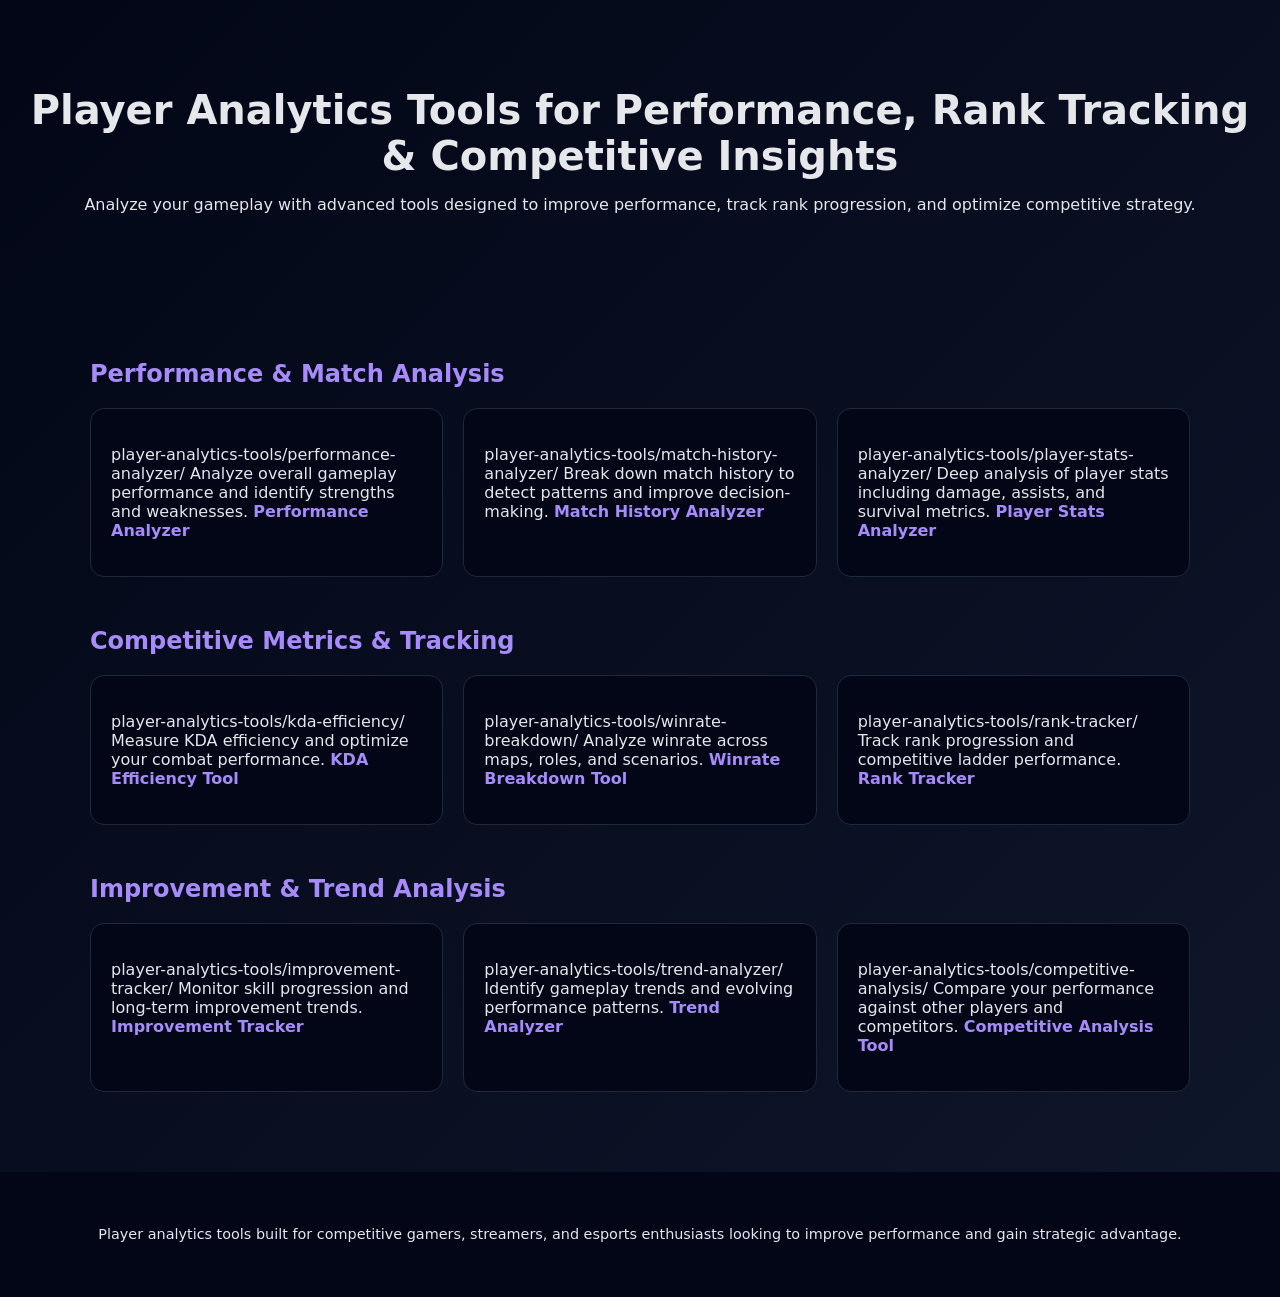
<file: index.html>
<!DOCTYPE html>
<html lang="en">
<head>
<meta charset="UTF-8">
<meta name="viewport" content="width=device-width, initial-scale=1.0">

<title>Player Analytics Tools – KDA, Winrate, Rank Tracking & Performance Analysis</title>

<meta name="description" content="Advanced player analytics tools for competitive gaming: KDA efficiency, winrate breakdown, rank tracking, match history analysis, and performance improvement insights.">

<meta name="keywords" content="player analytics tools, kda calculator gaming, winrate analyzer, rank tracker tool, match history analyzer, player performance tools">

<meta name="google-site-verification" content="PkLa_ViOo6FAHpvh8SacceMb95o9tePRdrqLNBz9X1M" />

<style>
body {
    margin: 0;
    font-family: system-ui, Arial, sans-serif;
    background: linear-gradient(135deg, #020617, #0f172a);
    color: #e5e7eb;
}

header {
    text-align: center;
    padding: 60px 20px;
}

h1 {
    font-size: 2.5rem;
    margin-bottom: 10px;
}

h2 {
    margin-top: 50px;
    color: #a78bfa;
}

main {
    max-width: 1100px;
    margin: auto;
    padding: 20px;
}

.grid {
    display: grid;
    grid-template-columns: repeat(auto-fit, minmax(260px, 1fr));
    gap: 20px;
    margin-top: 20px;
}

.card {
    background: #020617;
    border: 1px solid #1e293b;
    border-radius: 14px;
    padding: 20px;
    transition: 0.3s ease;
}

.card:hover {
    transform: translateY(-5px);
    border-color: #a78bfa;
}

.card a {
    color: #a78bfa;
    font-weight: bold;
    text-decoration: none;
}

.card a:hover {
    text-decoration: underline;
}

footer {
    text-align: center;
    padding: 40px;
    margin-top: 60px;
    background: #020617;
    font-size: 0.9rem;
}
</style>

</head>

<body>

<header>
<h1>Player Analytics Tools for Performance, Rank Tracking & Competitive Insights</h1>
<p>Analyze your gameplay with advanced tools designed to improve performance, track rank progression, and optimize competitive strategy.</p>
</header>

<main>

<section>
<h2>Performance & Match Analysis</h2>

<div class="grid">

<div class="card">
<p>
player-analytics-tools/performance-analyzer/
Analyze overall gameplay performance and identify strengths and weaknesses.
<a href="player-analytics-tools/performance-analyzer/">Performance Analyzer</a>
</p>
</div>

<div class="card">
<p>
player-analytics-tools/match-history-analyzer/
Break down match history to detect patterns and improve decision-making.
<a href="player-analytics-tools/match-history-analyzer/">Match History Analyzer</a>
</p>
</div>

<div class="card">
<p>
player-analytics-tools/player-stats-analyzer/
Deep analysis of player stats including damage, assists, and survival metrics.
<a href="player-analytics-tools/player-stats-analyzer/">Player Stats Analyzer</a>
</p>
</div>

</div>

</section>

<section>
<h2>Competitive Metrics & Tracking</h2>

<div class="grid">

<div class="card">
<p>
player-analytics-tools/kda-efficiency/
Measure KDA efficiency and optimize your combat performance.
<a href="player-analytics-tools/kda-efficiency/">KDA Efficiency Tool</a>
</p>
</div>

<div class="card">
<p>
player-analytics-tools/winrate-breakdown/
Analyze winrate across maps, roles, and scenarios.
<a href="player-analytics-tools/winrate-breakdown/">Winrate Breakdown Tool</a>
</p>
</div>

<div class="card">
<p>
player-analytics-tools/rank-tracker/
Track rank progression and competitive ladder performance.
<a href="player-analytics-tools/rank-tracker/">Rank Tracker</a>
</p>
</div>

</div>

</section>

<section>
<h2>Improvement & Trend Analysis</h2>

<div class="grid">

<div class="card">
<p>
player-analytics-tools/improvement-tracker/
Monitor skill progression and long-term improvement trends.
<a href="player-analytics-tools/improvement-tracker/">Improvement Tracker</a>
</p>
</div>

<div class="card">
<p>
player-analytics-tools/trend-analyzer/
Identify gameplay trends and evolving performance patterns.
<a href="player-analytics-tools/trend-analyzer/">Trend Analyzer</a>
</p>
</div>

<div class="card">
<p>
player-analytics-tools/competitive-analysis/
Compare your performance against other players and competitors.
<a href="player-analytics-tools/competitive-analysis/">Competitive Analysis Tool</a>
</p>
</div>

</div>

</section>

</main>

<footer>
<p>Player analytics tools built for competitive gamers, streamers, and esports enthusiasts looking to improve performance and gain strategic advantage.</p>
</footer>

</body>
</html>
</file>
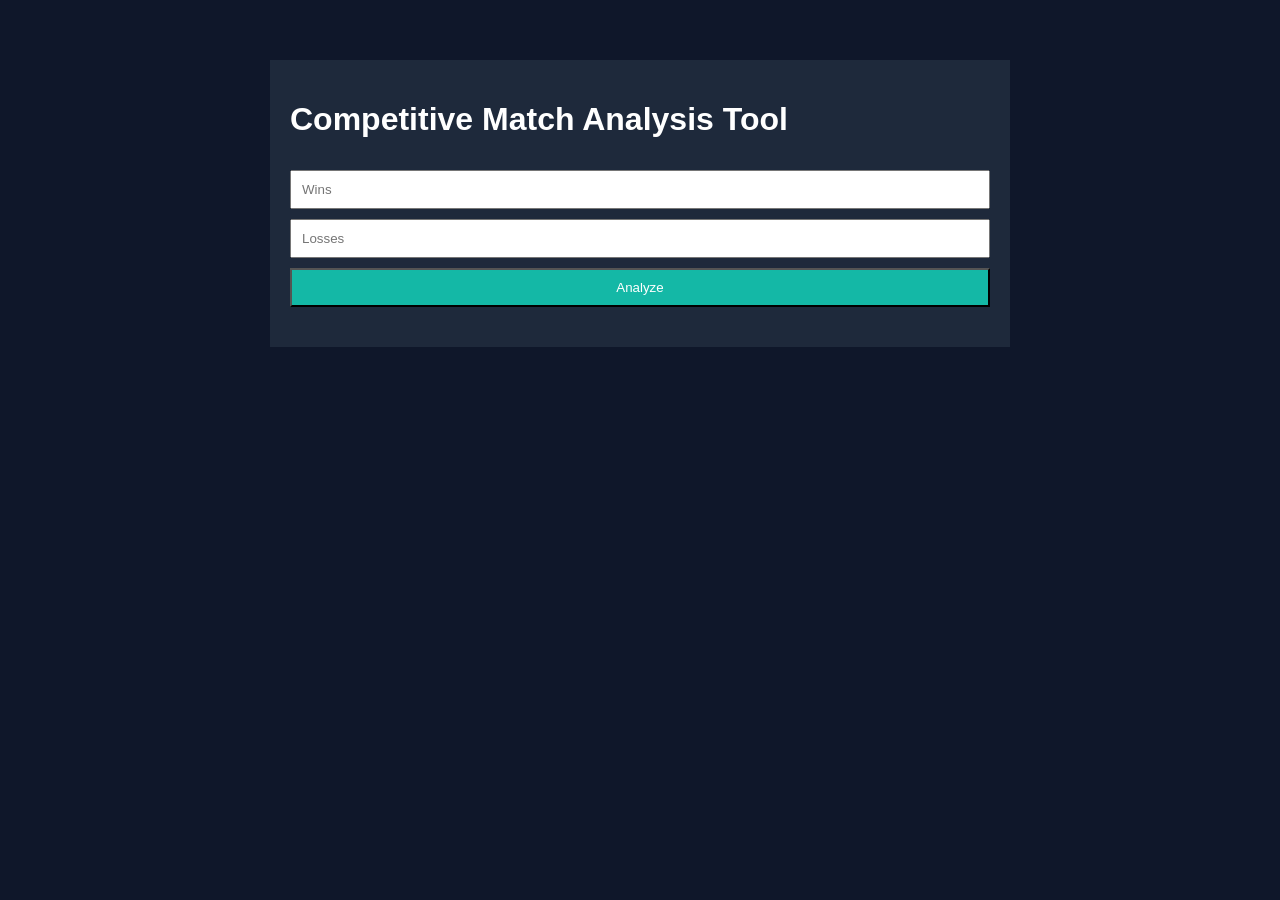
<file: competitive-analysis/index.html>
<html><head><title>Competitive Match Analysis Tool</title><link rel='stylesheet' href='styles.css'></head><body><div class='container'><h1>Competitive Match Analysis Tool</h1>
<input id="wins" placeholder="Wins">
<input id="losses" placeholder="Losses">
<button onclick='run()'>Analyze</button><div class='result' id='res'></div></div><script src='script.js'></script></body></html>
</file>
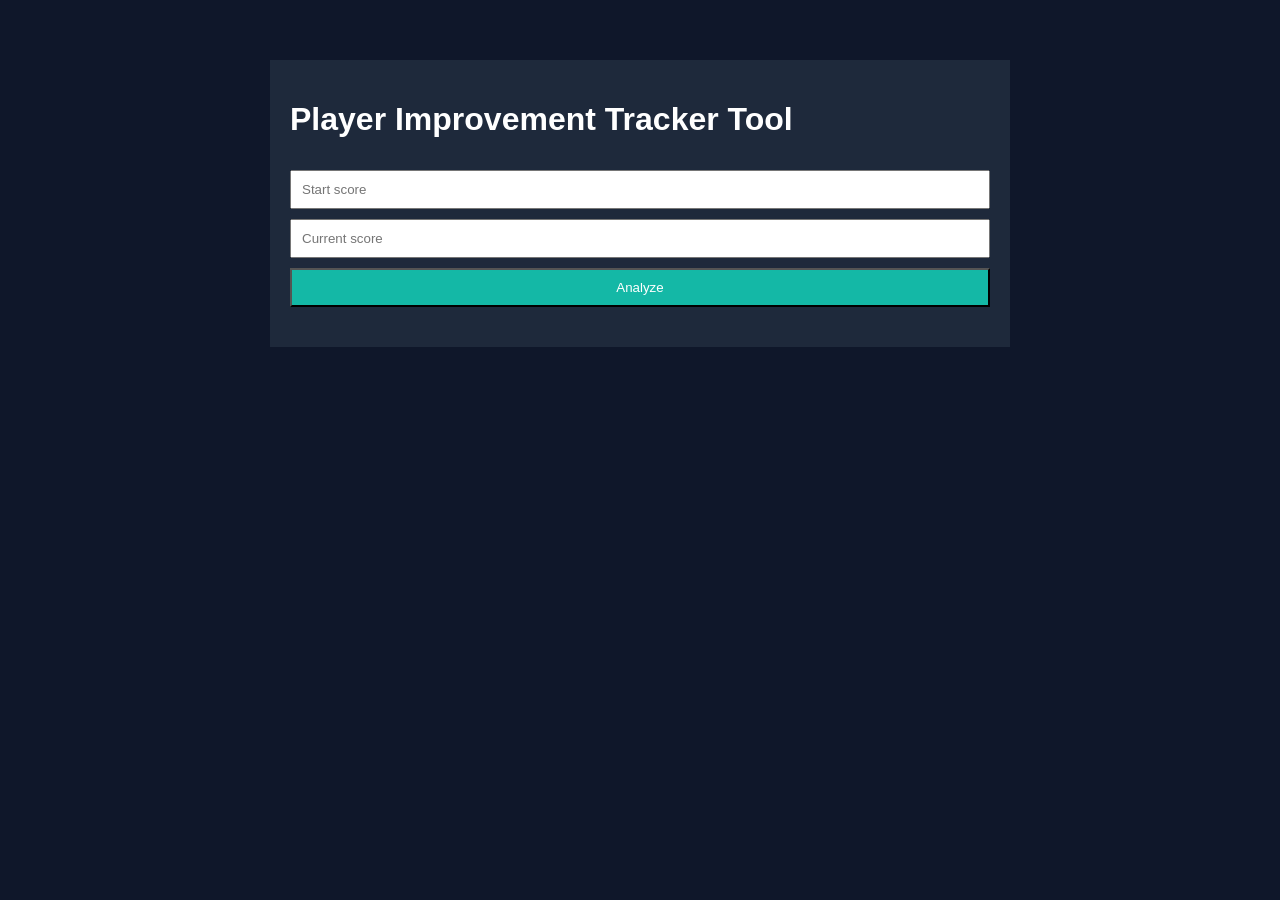
<file: improvement-tracker/index.html>
<html><head><title>Player Improvement Tracker Tool</title><link rel='stylesheet' href='styles.css'></head><body><div class='container'><h1>Player Improvement Tracker Tool</h1>
<input id="start" placeholder="Start score">
<input id="current" placeholder="Current score">
<button onclick='run()'>Analyze</button><div class='result' id='res'></div></div><script src='script.js'></script></body></html>
</file>
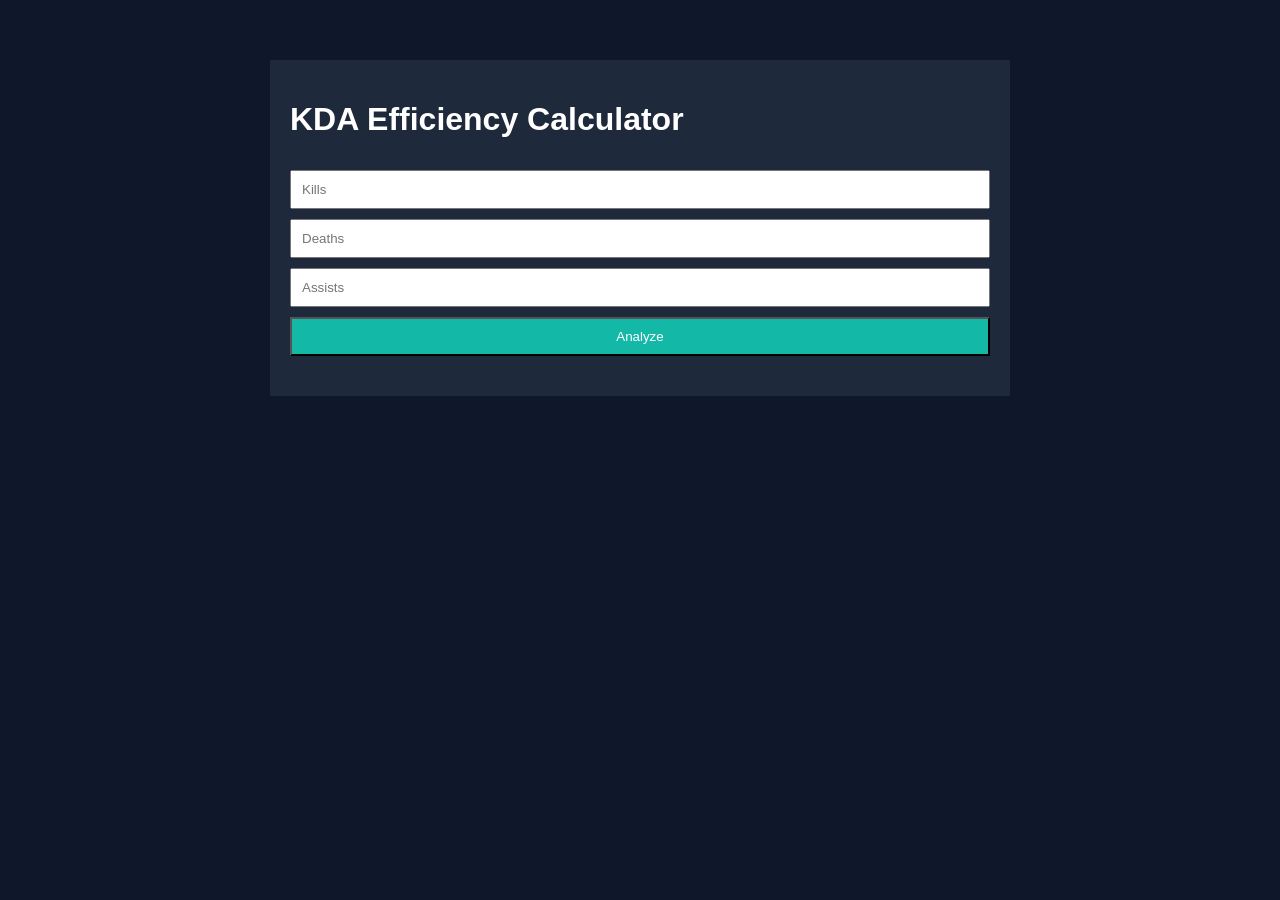
<file: kda-efficiency/index.html>
<html><head><title>KDA Efficiency Calculator</title><link rel='stylesheet' href='styles.css'></head><body><div class='container'><h1>KDA Efficiency Calculator</h1>
<input id="kills" placeholder="Kills">
<input id="deaths" placeholder="Deaths">
<input id="assists" placeholder="Assists">
<button onclick='run()'>Analyze</button><div class='result' id='res'></div></div><script src='script.js'></script></body></html>
</file>
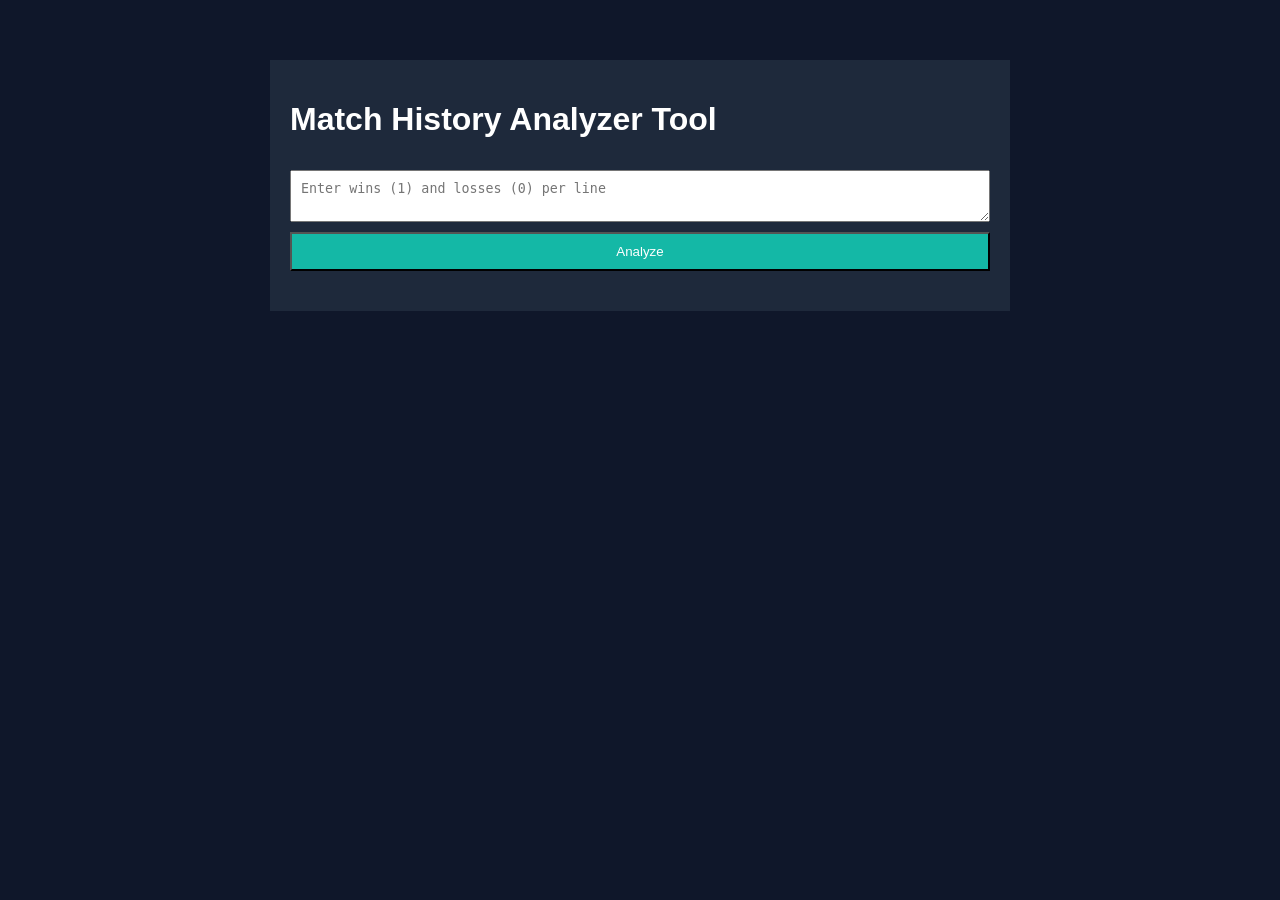
<file: match-history-analyzer/index.html>
<html><head><title>Match History Analyzer Tool</title><link rel='stylesheet' href='styles.css'></head><body><div class='container'><h1>Match History Analyzer Tool</h1>
<textarea id="matches" placeholder="Enter wins (1) and losses (0) per line"></textarea>
<button onclick='run()'>Analyze</button><div class='result' id='res'></div></div><script src='script.js'></script></body></html>
</file>
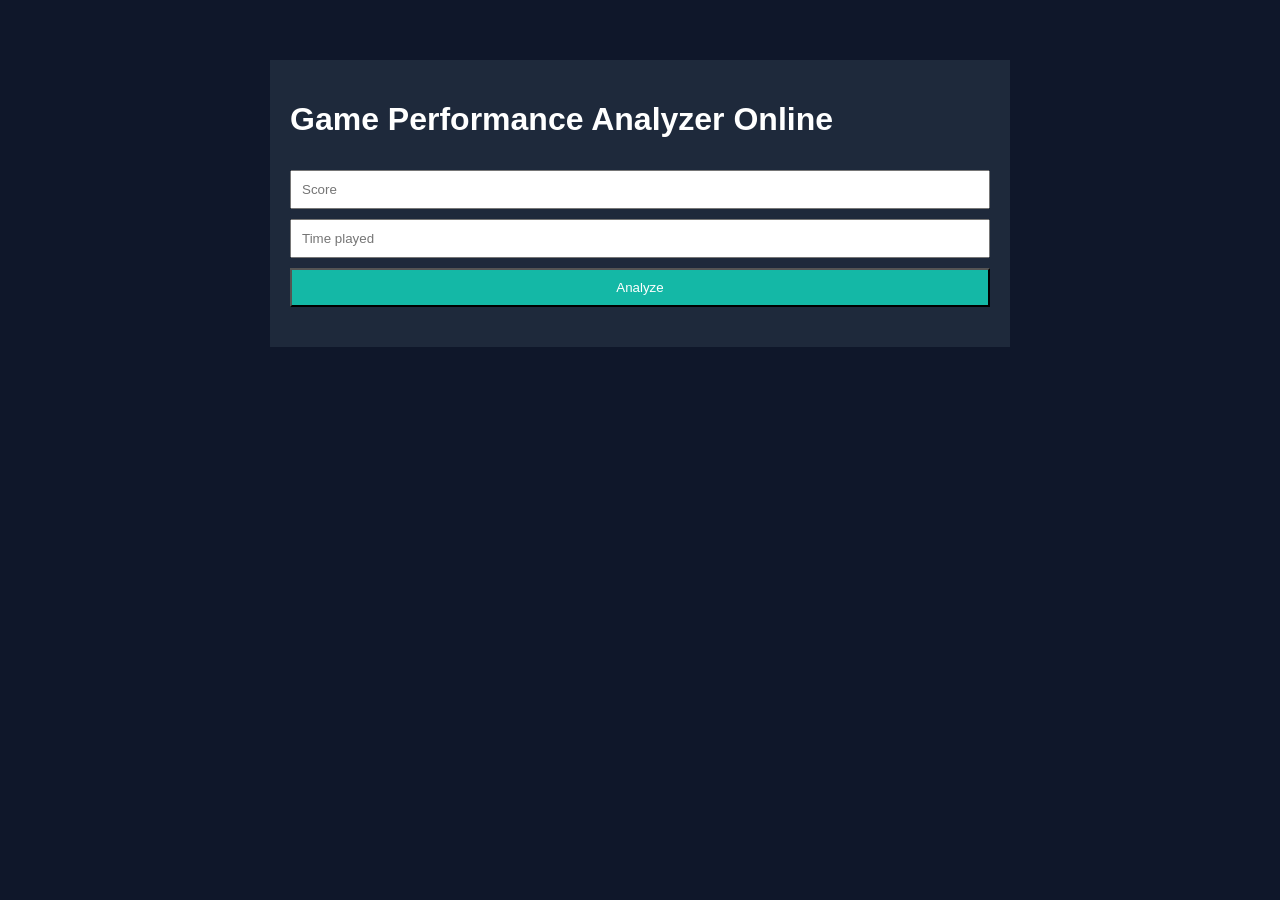
<file: performance-analyzer/index.html>
<html><head><title>Game Performance Analyzer Online</title><link rel='stylesheet' href='styles.css'></head><body><div class='container'><h1>Game Performance Analyzer Online</h1>
<input id="score" placeholder="Score">
<input id="time" placeholder="Time played">
<button onclick='run()'>Analyze</button><div class='result' id='res'></div></div><script src='script.js'></script></body></html>
</file>
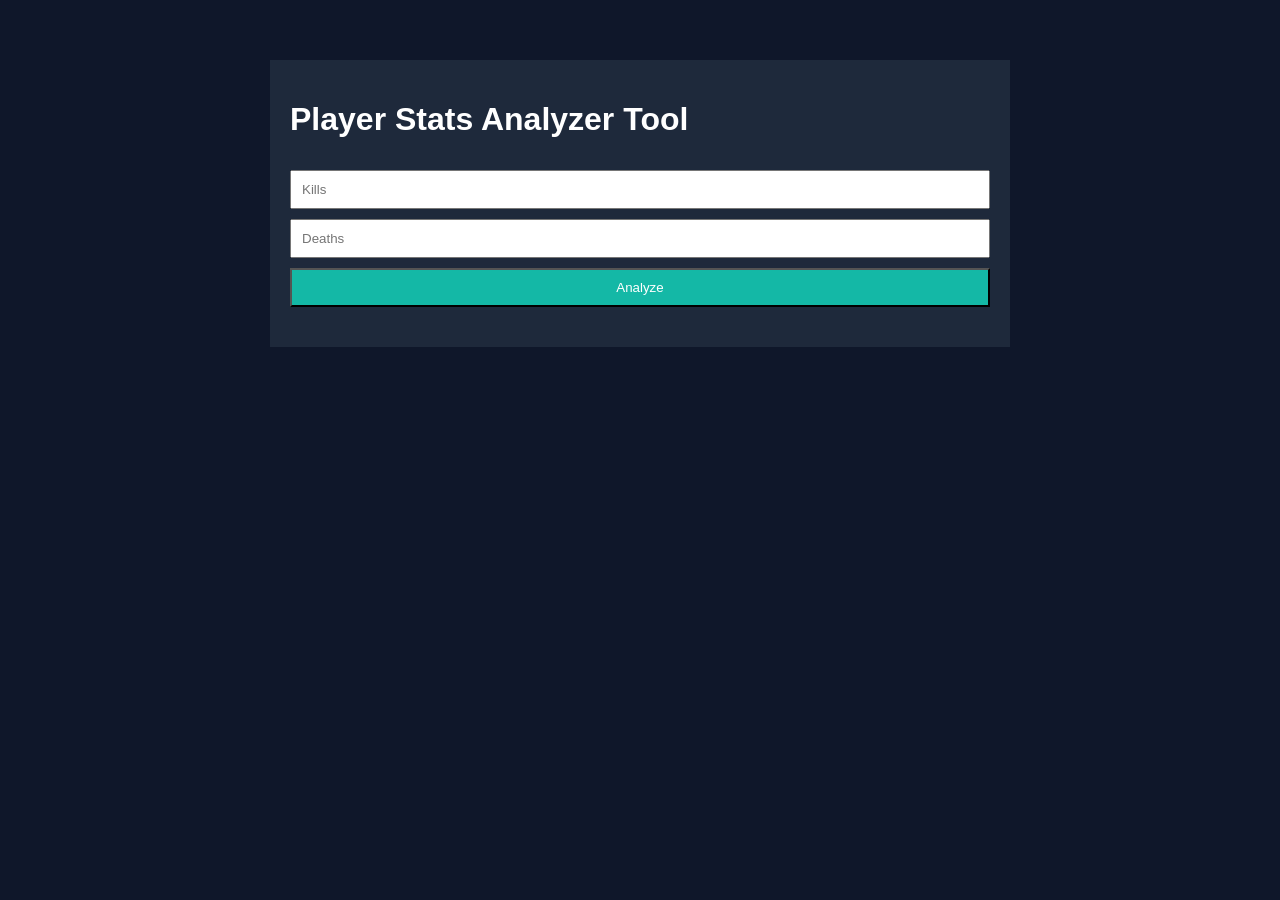
<file: player-stats-analyzer/index.html>
<html><head><title>Player Stats Analyzer Tool</title><link rel='stylesheet' href='styles.css'></head><body><div class='container'><h1>Player Stats Analyzer Tool</h1>
<input id="kills" placeholder="Kills">
<input id="deaths" placeholder="Deaths">
<button onclick='run()'>Analyze</button><div class='result' id='res'></div></div><script src='script.js'></script></body></html>
</file>
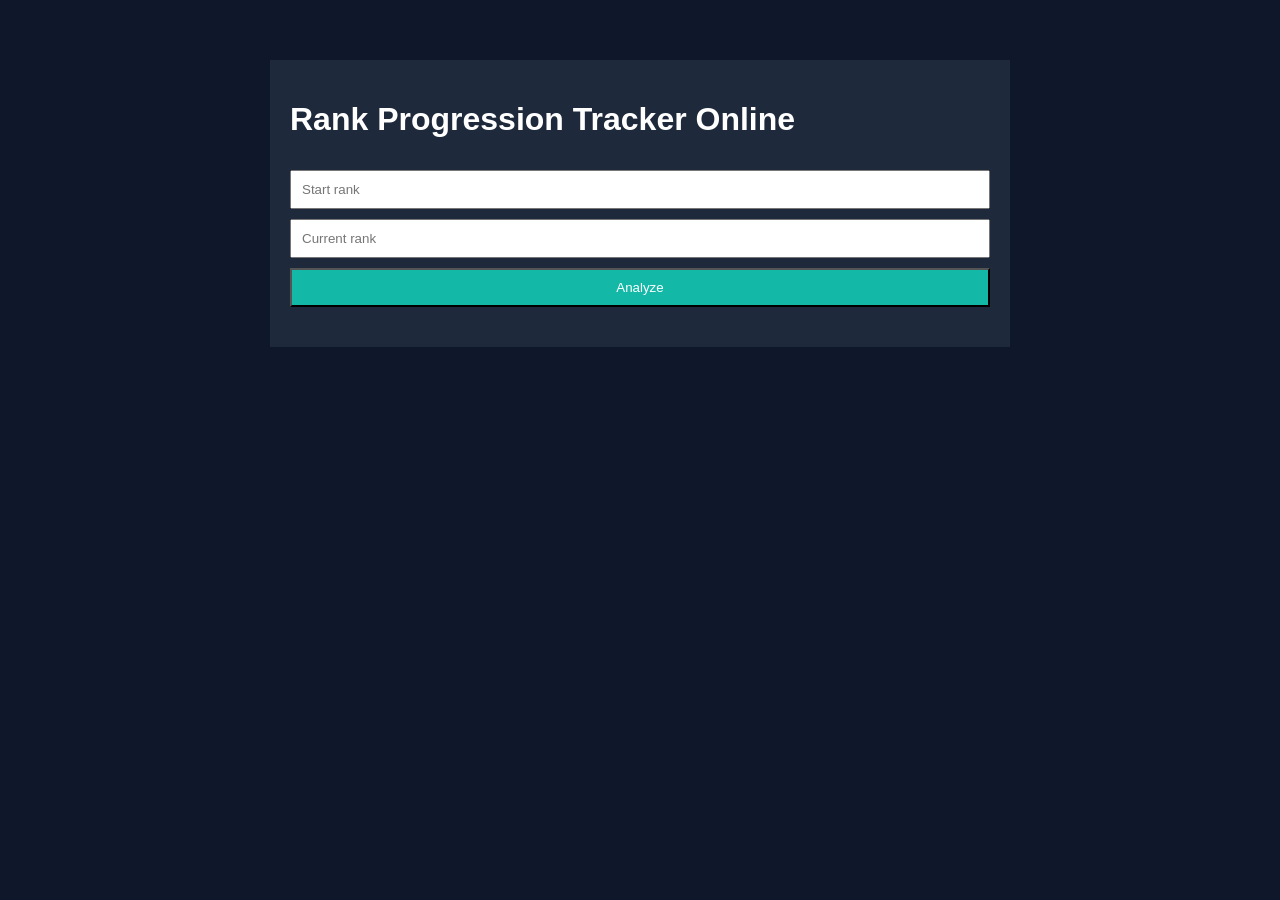
<file: rank-tracker/index.html>
<html><head><title>Rank Progression Tracker Online</title><link rel='stylesheet' href='styles.css'></head><body><div class='container'><h1>Rank Progression Tracker Online</h1>
<input id="start" placeholder="Start rank">
<input id="current" placeholder="Current rank">
<button onclick='run()'>Analyze</button><div class='result' id='res'></div></div><script src='script.js'></script></body></html>
</file>
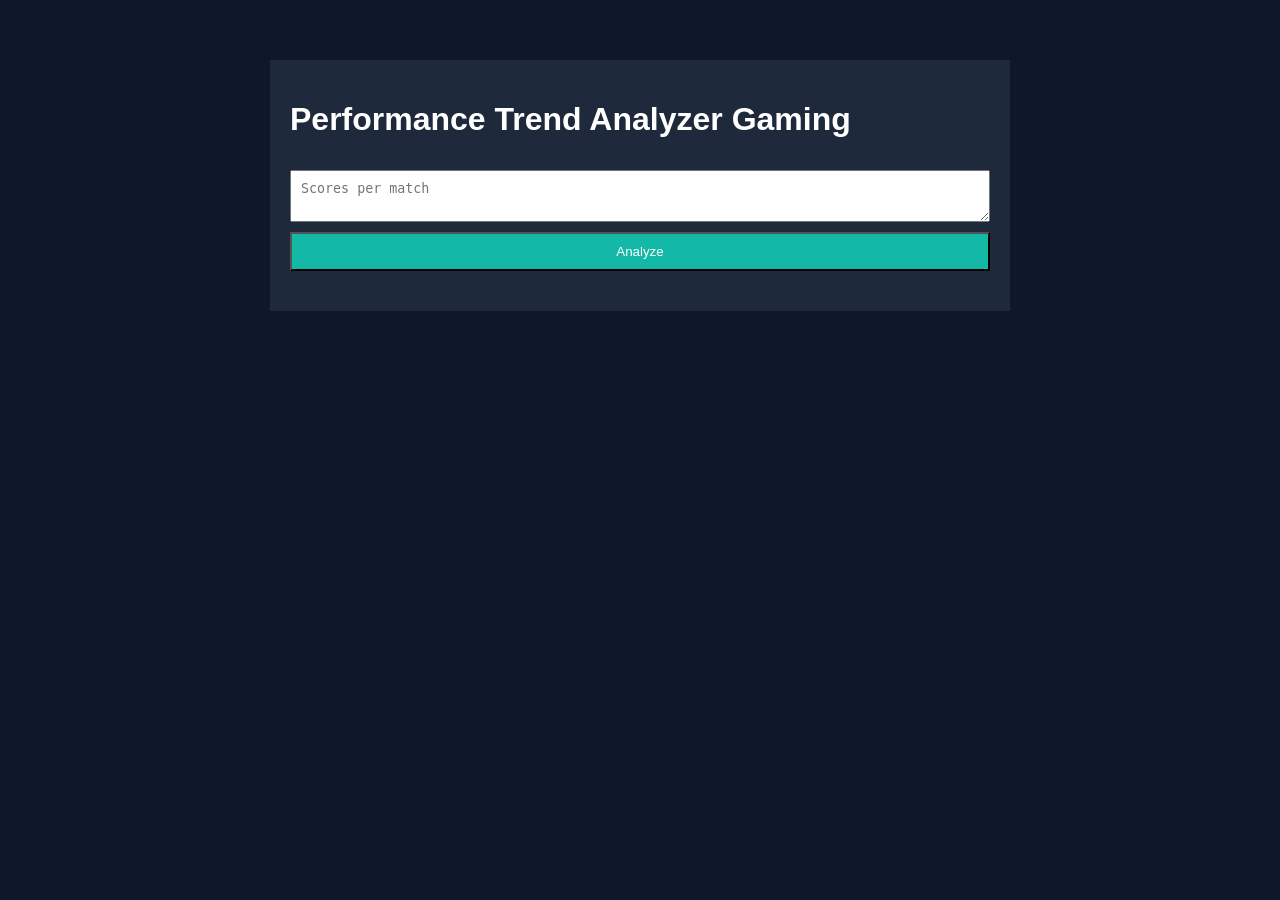
<file: trend-analyzer/index.html>
<html><head><title>Performance Trend Analyzer Gaming</title><link rel='stylesheet' href='styles.css'></head><body><div class='container'><h1>Performance Trend Analyzer Gaming</h1>
<textarea id="data" placeholder="Scores per match"></textarea>
<button onclick='run()'>Analyze</button><div class='result' id='res'></div></div><script src='script.js'></script></body></html>
</file>
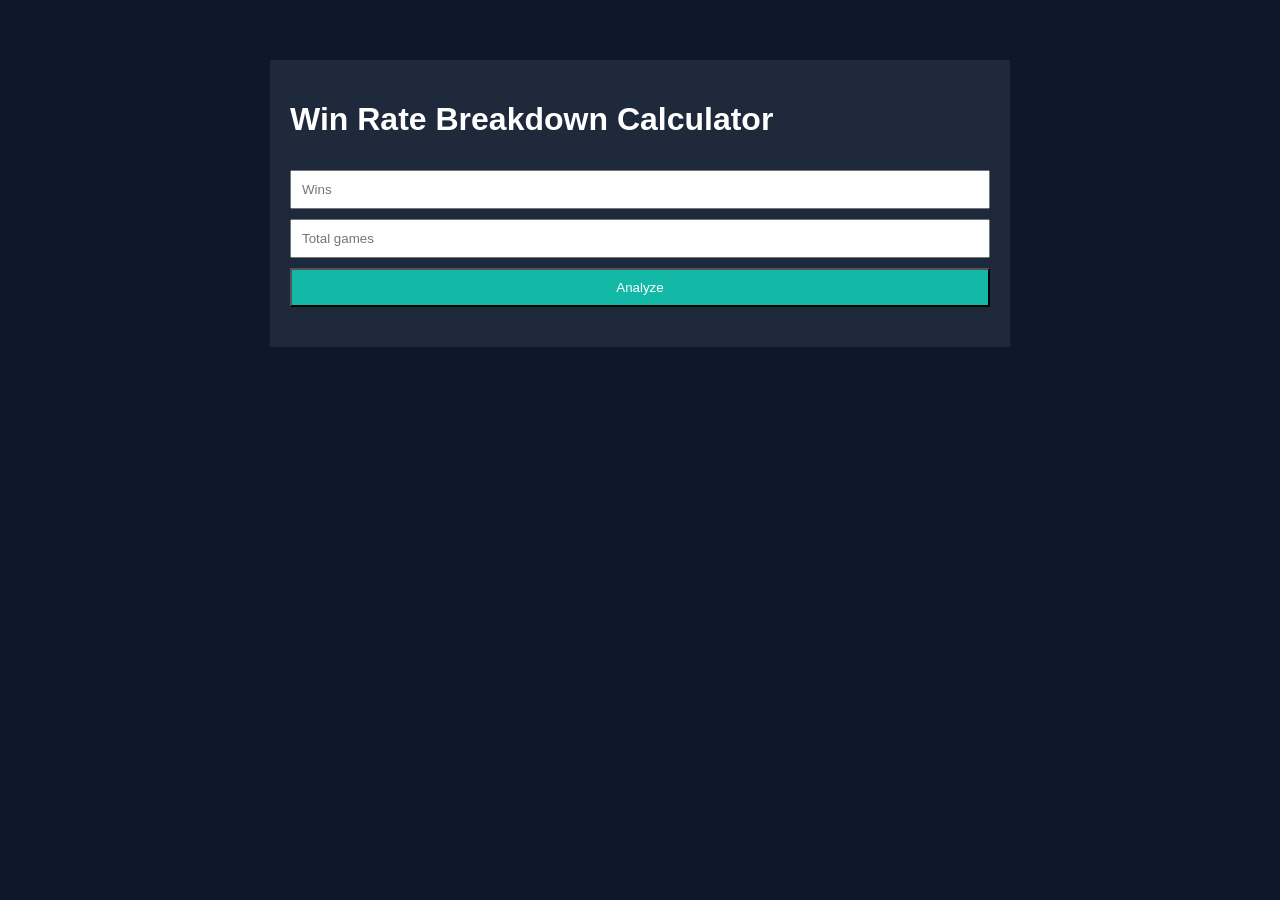
<file: winrate-breakdown/index.html>
<html><head><title>Win Rate Breakdown Calculator</title><link rel='stylesheet' href='styles.css'></head><body><div class='container'><h1>Win Rate Breakdown Calculator</h1>
<input id="wins" placeholder="Wins">
<input id="games" placeholder="Total games">
<button onclick='run()'>Analyze</button><div class='result' id='res'></div></div><script src='script.js'></script></body></html>
</file>
<file: competitive-analysis/styles.css>
body{font-family:Arial;background:#0f172a;color:#fff}.container{max-width:700px;margin:60px auto;padding:20px;background:#1e293b}input,textarea{width:100%;margin-top:10px;padding:10px}button{margin-top:10px;width:100%;padding:10px;background:#14b8a6;color:white}.result{margin-top:20px}
</file>
<file: improvement-tracker/styles.css>
body{font-family:Arial;background:#0f172a;color:#fff}.container{max-width:700px;margin:60px auto;padding:20px;background:#1e293b}input,textarea{width:100%;margin-top:10px;padding:10px}button{margin-top:10px;width:100%;padding:10px;background:#14b8a6;color:white}.result{margin-top:20px}
</file>
<file: kda-efficiency/styles.css>
body{font-family:Arial;background:#0f172a;color:#fff}.container{max-width:700px;margin:60px auto;padding:20px;background:#1e293b}input,textarea{width:100%;margin-top:10px;padding:10px}button{margin-top:10px;width:100%;padding:10px;background:#14b8a6;color:white}.result{margin-top:20px}
</file>
<file: match-history-analyzer/styles.css>
body{font-family:Arial;background:#0f172a;color:#fff}.container{max-width:700px;margin:60px auto;padding:20px;background:#1e293b}input,textarea{width:100%;margin-top:10px;padding:10px}button{margin-top:10px;width:100%;padding:10px;background:#14b8a6;color:white}.result{margin-top:20px}
</file>
<file: performance-analyzer/styles.css>
body{font-family:Arial;background:#0f172a;color:#fff}.container{max-width:700px;margin:60px auto;padding:20px;background:#1e293b}input,textarea{width:100%;margin-top:10px;padding:10px}button{margin-top:10px;width:100%;padding:10px;background:#14b8a6;color:white}.result{margin-top:20px}
</file>
<file: player-stats-analyzer/styles.css>
body{font-family:Arial;background:#0f172a;color:#fff}.container{max-width:700px;margin:60px auto;padding:20px;background:#1e293b}input,textarea{width:100%;margin-top:10px;padding:10px}button{margin-top:10px;width:100%;padding:10px;background:#14b8a6;color:white}.result{margin-top:20px}
</file>
<file: rank-tracker/styles.css>
body{font-family:Arial;background:#0f172a;color:#fff}.container{max-width:700px;margin:60px auto;padding:20px;background:#1e293b}input,textarea{width:100%;margin-top:10px;padding:10px}button{margin-top:10px;width:100%;padding:10px;background:#14b8a6;color:white}.result{margin-top:20px}
</file>
<file: trend-analyzer/styles.css>
body{font-family:Arial;background:#0f172a;color:#fff}.container{max-width:700px;margin:60px auto;padding:20px;background:#1e293b}input,textarea{width:100%;margin-top:10px;padding:10px}button{margin-top:10px;width:100%;padding:10px;background:#14b8a6;color:white}.result{margin-top:20px}
</file>
<file: winrate-breakdown/styles.css>
body{font-family:Arial;background:#0f172a;color:#fff}.container{max-width:700px;margin:60px auto;padding:20px;background:#1e293b}input,textarea{width:100%;margin-top:10px;padding:10px}button{margin-top:10px;width:100%;padding:10px;background:#14b8a6;color:white}.result{margin-top:20px}
</file>
